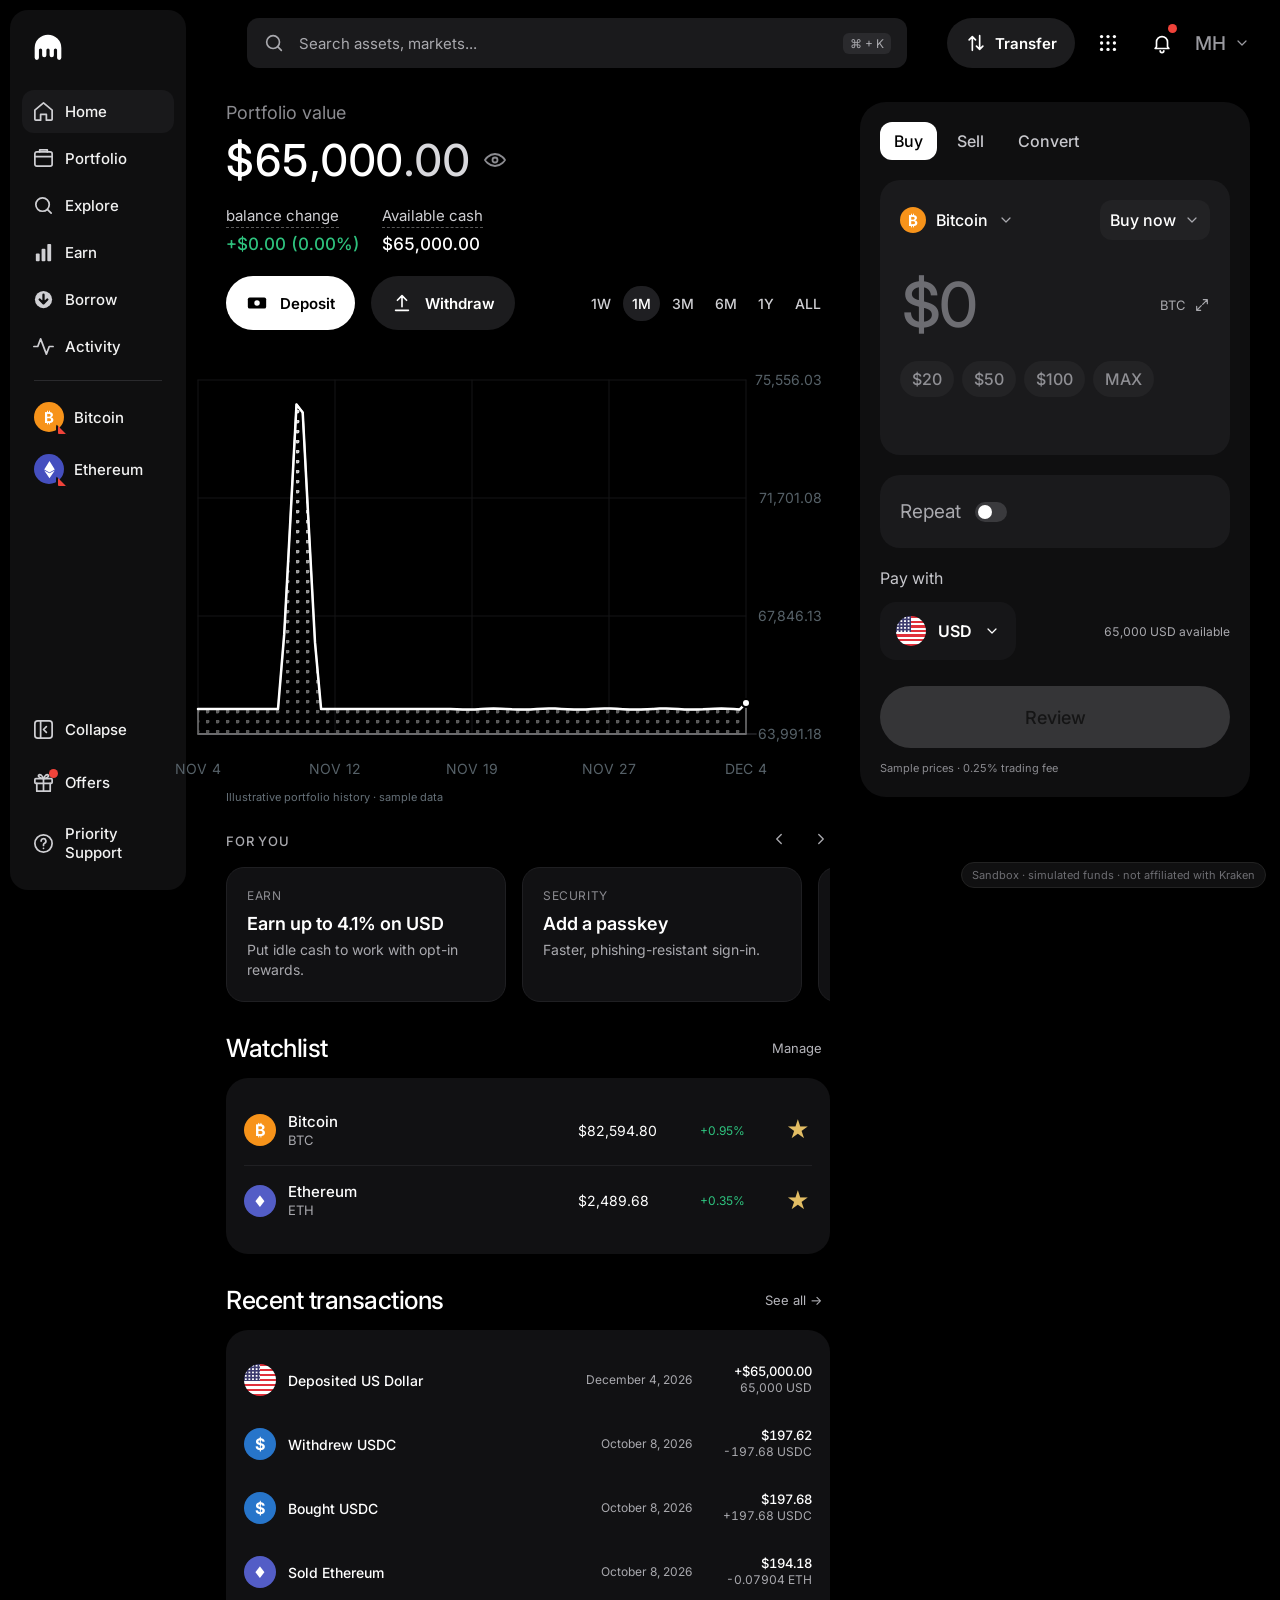
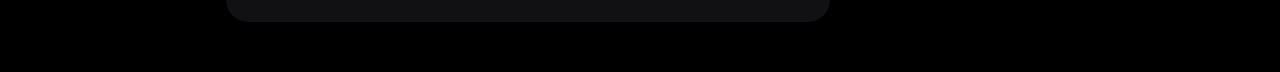
<file: index.html>
<!doctype html>
<html lang="en">
<head>
  <meta charset="utf-8" />
  <meta name="viewport" content="width=device-width, initial-scale=1" />
  <meta name="robots" content="noindex, nofollow" />
  <title>Kraken — Interactive Sandbox</title>
  <link rel="icon" type="image/svg+xml" href="favicon.svg" />
  <link rel="preconnect" href="https://fonts.googleapis.com" />
  <link rel="preconnect" href="https://fonts.gstatic.com" crossorigin />
  <link href="https://fonts.googleapis.com/css2?family=IBM+Plex+Mono:wght@400;500&family=Inter:wght@400;500;600;700&display=swap" rel="stylesheet" />
  <link rel="stylesheet" href="styles.css?v=3-history1" />
</head>
<body>
  <div class="app">
    <!-- Sidebar -->
    <aside class="sidebar">
      <div class="logo" aria-label="Kraken">
        <svg viewBox="0 0 24 24" width="30" height="30"><path fill="currentColor" d="M2 12A10 10 0 0 1 22 12V19.4a1.6 1.6 0 0 1-3.2 0V13.5a1.2 1.2 0 0 0-2.4 0V17.4a1.6 1.6 0 0 1-3.2 0V13.5a1.2 1.2 0 0 0-2.4 0V17.4a1.6 1.6 0 0 1-3.2 0V13.5a1.2 1.2 0 0 0-2.4 0V19.4a1.6 1.6 0 0 1-3.2 0Z"/></svg>
      </div>
      <nav class="nav">
        <a class="nav-item active" href="#"><svg viewBox="0 0 24 24"><path d="M3 10.5 12 3l9 7.5V20a1 1 0 0 1-1 1h-5v-6h-6v6H4a1 1 0 0 1-1-1z"/></svg><span>Home</span></a>
        <a class="nav-item" href="#"><svg viewBox="0 0 24 24"><rect x="3" y="5" width="18" height="15" rx="2"/><path d="M3 10h18M8 5V3h8v2"/></svg><span>Portfolio</span></a>
        <a class="nav-item" href="#"><svg viewBox="0 0 24 24"><circle cx="11" cy="11" r="7"/><path d="m20 20-4-4"/></svg><span>Explore</span></a>
        <a class="nav-item" href="#"><svg viewBox="0 0 24 24" class="filled"><rect x="4" y="13" width="4" height="8" rx="1"/><rect x="10" y="8" width="4" height="13" rx="1"/><rect x="16" y="3" width="4" height="18" rx="1"/></svg><span>Earn</span></a>
        <a class="nav-item" href="#"><svg viewBox="0 0 24 24"><circle cx="12" cy="12" r="9" class="fill-soft"/><path d="M12 7v9m-4-4 4 4 4-4"/></svg><span>Borrow</span></a>
        <a class="nav-item" href="#"><svg viewBox="0 0 24 24"><path d="M2 12h4l3-8 6 16 3-8h4"/></svg><span>Activity</span></a>
        <div class="nav-divider"></div>
        <a class="nav-item small" href="#"><span class="coin btc sm">₿<i class="down"></i></span><span>Bitcoin</span></a>
        <a class="nav-item small" href="#"><span class="coin eth sm"><svg viewBox="0 0 24 24"><path d="M12 3 6.5 12 12 15l5.5-3zM6.5 13 12 21l5.5-8L12 16z" fill="#fff" stroke="none"/></svg><i class="down"></i></span><span>Ethereum</span></a>
      </nav>
      <div class="nav bottom">
        <a class="nav-item" href="#"><svg viewBox="0 0 24 24"><rect x="3" y="3" width="18" height="18" rx="3"/><path d="M9 3v18M15 9l-3 3 3 3"/></svg><span>Collapse</span></a>
        <a class="nav-item" href="#"><span class="icon-dot"><svg viewBox="0 0 24 24"><rect x="3" y="8" width="18" height="5" rx="1"/><path d="M5 13v8h14v-8M12 8v13M12 8S10 3 7.5 4 9 8 12 8Zm0 0s2-5 4.5-4S15 8 12 8Z"/></svg><i></i></span><span>Offers</span></a>
        <a class="nav-item" href="#"><svg viewBox="0 0 24 24"><circle cx="12" cy="12" r="9"/><path d="M9.5 9.5a2.5 2.5 0 1 1 3.5 2.3c-.6.3-1 .9-1 1.6v.6M12 17h.01"/></svg><span>Priority Support</span></a>
      </div>
    </aside>

    <!-- Main -->
    <div class="main">
      <header class="topbar">
        <div class="search">
          <svg viewBox="0 0 24 24"><circle cx="11" cy="11" r="7"/><path d="m20 20-4-4"/></svg>
          <input id="globalSearch" type="search" aria-label="Search assets and markets" placeholder="Search assets, markets..." autocomplete="off" />
          <kbd>⌘ + K</kbd>
        </div>
        <div class="top-actions">
          <button class="pill-btn"><svg viewBox="0 0 24 24"><path d="M8 20V5m0 0L4.5 8.5M8 5l3.5 3.5M16 4v15m0 0-3.5-3.5M16 19l3.5-3.5"/></svg>Transfer</button>
          <button class="icon-btn" aria-label="Apps"><svg viewBox="0 0 24 24" class="filled"><circle cx="5" cy="5" r="1.8"/><circle cx="12" cy="5" r="1.8"/><circle cx="19" cy="5" r="1.8"/><circle cx="5" cy="12" r="1.8"/><circle cx="12" cy="12" r="1.8"/><circle cx="19" cy="12" r="1.8"/><circle cx="5" cy="19" r="1.8"/><circle cx="12" cy="19" r="1.8"/><circle cx="19" cy="19" r="1.8"/></svg></button>
          <button class="icon-btn notif" aria-label="Notifications"><svg viewBox="0 0 24 24"><path d="M6 16V11a6 6 0 0 1 12 0v5l1.5 2h-15zM10 20.5a2 2 0 0 0 4 0"/></svg><i></i></button>
          <button class="avatar" aria-label="Account settings">MH <svg viewBox="0 0 24 24"><path d="m6 9 6 6 6-6"/></svg></button>
        </div>
      </header>

      <div class="content">
        <section class="left">
          <div id="homeView">
          <div class="pv-label">Portfolio value</div>
          <div class="pv-value" id="pvValue"></div>
          <div class="pv-stats">
            <div>
              <div class="stat-label" id="changeLabel">Balance Change 1M</div>
              <div class="stat-value up" id="changeValue"></div>
            </div>
            <div>
              <div class="stat-label">Available cash</div>
              <div class="stat-value" id="cashValue"></div>
            </div>
          </div>

          <div class="actions-row">
            <div class="btn-group">
              <button class="btn btn-light" id="depositBtn"><svg viewBox="0 0 24 24"><rect x="2" y="6" width="20" height="12" rx="2" fill="currentColor" stroke="none"/><circle cx="12" cy="12" r="3" fill="#fff" stroke="none"/></svg>Deposit</button>
              <button class="btn btn-dark" id="withdrawBtn"><svg viewBox="0 0 24 24"><path d="M12 16V4m0 0L7 9m5-5 5 5M5 20h14"/></svg>Withdraw</button>
            </div>
            <div class="ranges" id="ranges">
              <button data-r="1W">1W</button>
              <button data-r="1M" class="active">1M</button>
              <button data-r="3M">3M</button>
              <button data-r="6M">6M</button>
              <button data-r="1Y">1Y</button>
              <button data-r="ALL">ALL</button>
            </div>
          </div>

          <div class="chart-wrap" id="chartWrap">
            <svg id="chart" preserveAspectRatio="none"></svg>
            <div class="chart-tip" id="chartTip"></div>
          </div>

          <p class="chart-caption">Illustrative portfolio history · sample data</p>
          <div class="for-you">
            <div class="for-you-head">
              <span>FOR YOU</span>
              <div class="arrows">
                <button aria-label="Previous" id="fyPrev"><svg viewBox="0 0 24 24"><path d="m15 6-6 6 6 6"/></svg></button>
                <button aria-label="Next" id="fyNext"><svg viewBox="0 0 24 24"><path d="m9 6 6 6-6 6"/></svg></button>
              </div>
            </div>
            <div class="cards" id="fyCards">
              <div class="fy-card"><div class="fy-tag">Earn</div><div class="fy-title">Earn up to 4.1% on USD</div><div class="fy-sub">Put idle cash to work with opt-in rewards.</div></div>
              <div class="fy-card"><div class="fy-tag">Security</div><div class="fy-title">Add a passkey</div><div class="fy-sub">Faster, phishing-resistant sign-in.</div></div>
              <div class="fy-card"><div class="fy-tag">New</div><div class="fy-title">Wire to anyone</div><div class="fy-sub">Send USD to any bank account in 2 business days.</div></div>
              <div class="fy-card"><div class="fy-tag">Recurring</div><div class="fy-title">Set up recurring buys</div><div class="fy-sub">Dollar-cost average into BTC automatically.</div></div>
            </div>
          </div>
          </div>
          <div id="pageView" hidden></div>
        </section>

        <!-- Trade panel -->
        <aside class="trade">
          <div class="trade-tabs" id="tradeTabs">
            <button class="active">Buy</button><button>Sell</button><button>Convert</button>
          </div>
          <div class="trade-box">
            <div class="trade-row">
              <button class="asset-select"><span class="coin btc xs">₿</span>Bitcoin<svg viewBox="0 0 24 24"><path d="m6 9 6 6 6-6"/></svg></button>
              <button class="ghost-select" id="orderType">Buy now<svg viewBox="0 0 24 24"><path d="m6 9 6 6 6-6"/></svg></button>
            </div>
            <div class="trade-amount">
              <input id="tradeAmt" aria-label="Trade amount" inputmode="decimal" value="$0" autocomplete="off" />
              <button class="unit" id="unitToggle" aria-label="Switch trade amount unit">BTC <svg viewBox="0 0 24 24"><path d="M14 4h6v6M20 4l-7 7M10 20H4v-6M4 20l7-7"/></svg></button>
            </div>
            <div class="presets" id="presets">
              <button data-v="20">$20</button><button data-v="50">$50</button><button data-v="100">$100</button><button data-v="max">MAX</button>
            </div>
          </div>
          <div class="trade-box repeat">
            <span>Repeat</span>
            <button class="toggle" aria-label="Repeat trade" id="repeatToggle" aria-pressed="false"><i></i></button>
          </div>
          <div id="orderFields" hidden></div>
          <div class="pay-label" id="payLabel">Pay with</div>
          <div class="pay-row">
            <button class="currency"><span class="flag"></span>USD<svg viewBox="0 0 24 24"><path d="m6 9 6 6 6-6"/></svg></button>
            <span class="avail" id="payAvail"></span>
          </div>
          <button class="review-btn" id="reviewBtn" disabled>Review</button>
        </aside>
      </div>
    </div>
  </div>

  <!-- Withdraw modal -->
  <div class="overlay" id="overlay" hidden>
    <div class="modal" id="modal" role="dialog" aria-modal="true" aria-labelledby="modalTitle">
      <div class="modal-head">
        <button class="back" id="modalBack" aria-label="Back"><svg viewBox="0 0 24 24"><path d="m15 6-6 6 6 6"/></svg></button>
        <h2 id="modalTitle">Withdraw</h2>
        <button class="close" id="modalClose" aria-label="Close"><svg viewBox="0 0 24 24"><path d="M6 6l12 12M18 6 6 18"/></svg></button>
      </div>
      <div class="modal-body" id="modalBody"></div>
    </div>
  </div>

  <div class="toast" id="toast" role="status" aria-live="polite"></div>
  <div class="concept-badge">Sandbox · simulated funds · not affiliated with Kraken</div>

  <script src="engine.js?v=3-history1"></script>
  <script src="app.js?v=3-history1"></script>
</body>
</html>
</file>
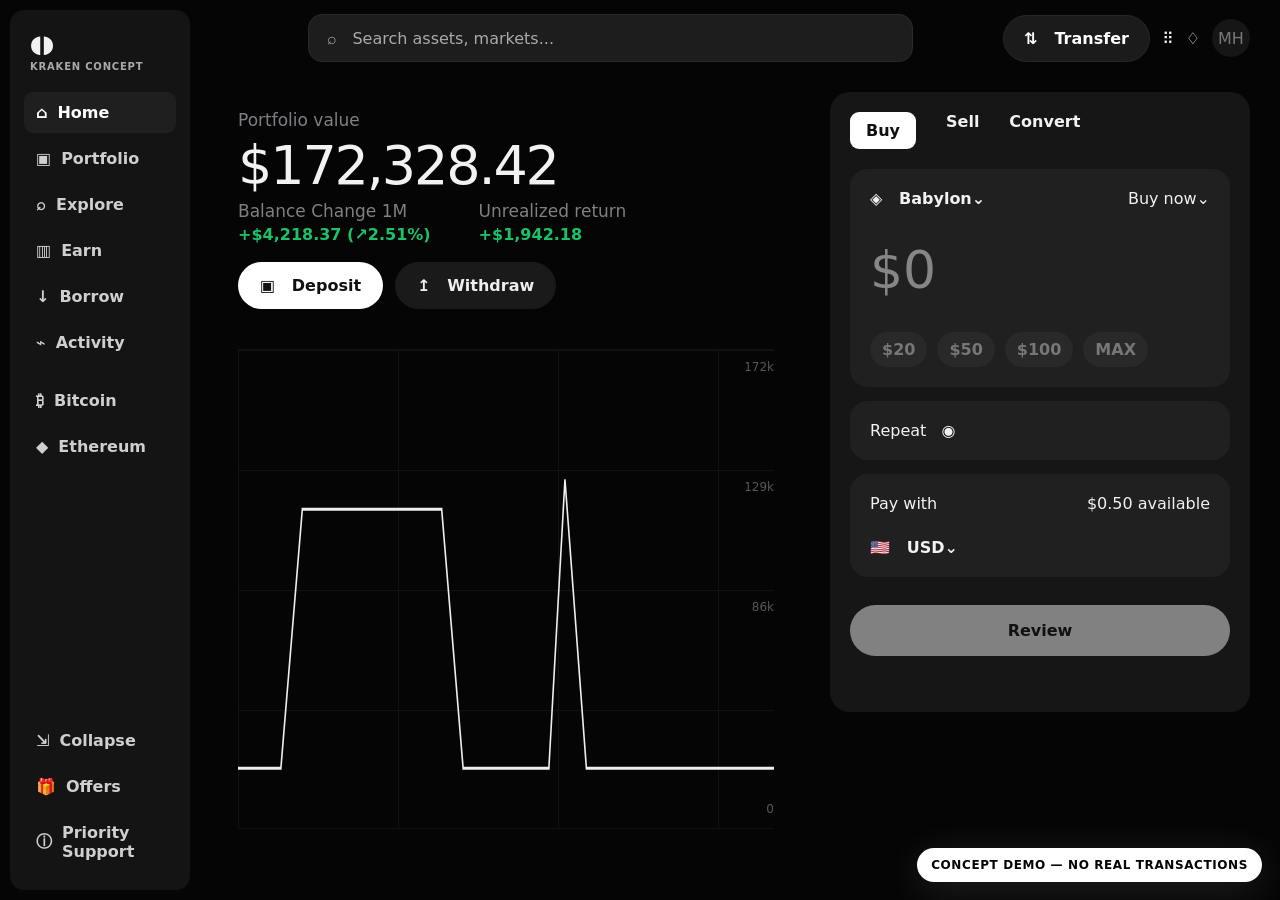
<file: kraken-wire-concept/index.html>
<!doctype html>
<html lang="en">
<head>
  <meta charset="UTF-8" />
  <meta name="viewport" content="width=device-width, initial-scale=1.0" />
  <title>Kraken Wire Withdrawal Concept</title>
  <style>
    :root{--bg:#050505;--panel:#181818;--panel2:#202020;--panel3:#111;--muted:#8f8f95;--text:#f2f2f2;--line:#2a2a2a;--green:#19c36a;--red:#ff5260;--white:#fff}
    *{box-sizing:border-box} body{margin:0;background:var(--bg);color:var(--text);font-family:Inter,ui-sans-serif,system-ui,-apple-system,BlinkMacSystemFont,"Segoe UI",sans-serif;overflow-x:hidden}
    button,input{font:inherit}.app{display:grid;grid-template-columns:190px 1fr;min-height:100vh}.sidebar{position:fixed;left:10px;top:10px;bottom:10px;width:180px;background:#141414;border-radius:14px;padding:18px 14px;display:flex;flex-direction:column;z-index:10}.brand{font-weight:900;font-size:24px;letter-spacing:-1px;margin:2px 6px 20px}.brand small{font-size:10px;font-weight:700;letter-spacing:.08em;color:#aaa;display:block;margin-top:3px}.nav{display:flex;flex-direction:column;gap:5px}.nav a{color:#cfcfcf;text-decoration:none;padding:11px 12px;border-radius:9px;font-weight:600;display:flex;gap:10px;align-items:center}.nav a:hover,.nav a.active{background:#1f1f1f;color:#fff}.nav-bottom{margin-top:auto}.content{grid-column:2;padding:14px 30px 30px 28px}.topbar{display:flex;align-items:center;justify-content:space-between;gap:20px}.search{margin:auto;max-width:605px;flex:1;background:#1d1d1d;border:1px solid #2a2a2a;height:48px;border-radius:14px;padding:0 18px;color:#aaa;display:flex;align-items:center}.top-actions{display:flex;gap:12px;align-items:center}.pill{background:#1b1b1b;border:1px solid #272727;color:#fff;padding:13px 20px;border-radius:999px;font-weight:700}.avatar{width:38px;height:38px;border-radius:50%;background:#161616;display:grid;place-items:center;color:#777}.demo-badge{position:fixed;right:18px;bottom:18px;z-index:60;background:#fff;color:#050505;border-radius:999px;padding:10px 14px;font-size:12px;font-weight:900;letter-spacing:.05em;box-shadow:0 8px 40px rgba(255,255,255,.12)}
    .main{display:grid;grid-template-columns:minmax(0,1fr) 420px;gap:36px;margin-top:30px}.portfolio{padding:18px 20px 0}.label{color:#7f7f85;font-size:17px}.value{font-size:54px;letter-spacing:-.04em;margin:4px 0 4px}.stats{display:flex;gap:48px;color:#ddd}.stats b{display:block;margin-top:4px}.green{color:var(--green)}.red{color:var(--red)}.actions{display:flex;gap:12px;margin-top:18px}.btn{border:none;border-radius:999px;padding:14px 22px;font-weight:800;cursor:pointer}.btn.primary{background:#fff;color:#111}.btn.secondary{background:#1a1a1a;color:#eee}.chart{height:480px;margin-top:40px;position:relative;border-top:1px solid #111;border-bottom:1px solid #111;background-image:linear-gradient(#111 1px,transparent 1px),linear-gradient(90deg,#111 1px,transparent 1px);background-size:100% 120px,160px 100%}.chart svg{position:absolute;inset:0;width:100%;height:100%}.axis{position:absolute;right:0;color:#56565d;font-size:12px}.axis.a1{top:10px}.axis.a2{top:130px}.axis.a3{top:250px}.axis.a4{bottom:12px}.trade-card{background:#161616;border-radius:20px;padding:20px;height:620px}.tabs{display:flex;gap:30px;font-weight:700;margin-bottom:20px}.tabs .active{background:#fff;color:#111;border-radius:9px;padding:9px 16px}.asset-box,.repeat-box{background:#202020;border-radius:18px;padding:20px;margin-top:14px}.asset-row{display:flex;justify-content:space-between;align-items:center}.big-amount{font-size:52px;color:#868686;margin:32px 0}.chips{display:flex;gap:10px}.chip{background:#292929;color:#777;padding:8px 12px;border-radius:999px;font-weight:700}.review{width:100%;padding:16px;border:0;border-radius:999px;margin-top:28px;background:#818181;color:#111;font-weight:800}
    .overlay{position:fixed;inset:0;background:rgba(0,0,0,.66);backdrop-filter:blur(1px);display:none;align-items:center;justify-content:center;z-index:50}.overlay.show{display:flex}.modal{width:min(590px,92vw);max-height:82vh;overflow:auto;background:#202020;border:1px solid #2f2f2f;border-radius:20px;box-shadow:0 24px 80px rgba(0,0,0,.5);padding:22px}.modal-head{display:flex;align-items:center;justify-content:space-between;margin-bottom:20px}.modal-head h2{margin:0;font-size:24px;letter-spacing:-.03em}.close,.back{background:none;border:0;color:#fff;font-size:24px;cursor:pointer}.searchbox{background:#151515;border:1px solid #252525;border-radius:12px;padding:16px;color:#8b8b8b;margin-bottom:20px}.section-title{display:flex;justify-content:space-between;color:#a9a9ae;margin:18px 0 8px}.choice{display:flex;justify-content:space-between;align-items:center;padding:18px;border-radius:14px;background:#252525;border:1px solid #353535;margin:8px 0;cursor:pointer}.choice:hover{background:#2a2a2a}.choice strong{font-size:18px}.choice small{display:block;color:#9b9ba1;margin-top:4px}.coin{width:42px;height:42px;border-radius:50%;background:#ededed;color:#111;display:grid;place-items:center;font-weight:900}.row{display:flex;gap:14px;align-items:center}.fields{display:flex;flex-direction:column;gap:13px}.field{background:#151515;border:1px solid #252525;border-radius:12px;padding:14px 14px;color:#fff;width:100%;outline:none}.field:focus{border-color:#555}.secure{background:#fff;color:#111;border-radius:12px;padding:14px;margin-top:12px;font-size:14px}.continue{width:100%;border:0;border-radius:999px;padding:15px;margin-top:18px;font-weight:900;background:#fff;color:#111;cursor:pointer}.continue:disabled{background:#858585;color:#222;cursor:not-allowed}.subtle{color:#999;font-size:13px}.success{text-align:center;padding:26px 12px 18px}.check{width:96px;height:96px;border-radius:50%;background:var(--green);display:grid;place-items:center;margin:12px auto 22px;font-size:54px;color:white;font-weight:900}.success h2{font-size:28px;margin:8px 0}.success p{color:#b2b2b8;font-size:16px;line-height:1.5}.summary{background:#171717;border:1px solid #2b2b2b;border-radius:14px;padding:16px;margin-top:18px;text-align:left}.summary div{display:flex;justify-content:space-between;padding:7px 0}.concept-note{margin-top:20px;padding:12px 14px;border:1px solid #3a3a3a;border-radius:12px;color:#a6a6ad;font-size:12px;line-height:1.45}
    @media(max-width:1000px){.main{grid-template-columns:1fr}.trade-card{display:none}}@media(max-width:760px){.app{grid-template-columns:1fr}.sidebar{display:none}.content{grid-column:1;padding:12px}.value{font-size:42px}.main{margin-top:15px}.chart{height:360px}.top-actions{display:none}}
  </style>
</head>
<body>
<div class="app">
  <aside class="sidebar">
    <div class="brand">◖◗<small>KRAKEN CONCEPT</small></div>
    <div class="nav">
      <a class="active">⌂ <span>Home</span></a><a>▣ <span>Portfolio</span></a><a>⌕ <span>Explore</span></a><a>▥ <span>Earn</span></a><a>↓ <span>Borrow</span></a><a>⌁ <span>Activity</span></a>
      <a style="margin-top:12px">₿ <span>Bitcoin</span></a><a>◆ <span>Ethereum</span></a>
    </div>
    <div class="nav nav-bottom"><a>⇲ <span>Collapse</span></a><a>🎁 <span>Offers</span></a><a>ⓘ <span>Priority Support</span></a></div>
  </aside>
  <main class="content">
    <div class="topbar">
      <div></div><div class="search">⌕ &nbsp; Search assets, markets...</div><div class="top-actions"><button class="pill">⇅ &nbsp; Transfer</button><div>⠿</div><div>♢</div><div class="avatar">MH</div></div>
    </div>
    <div class="main">
      <section class="portfolio">
        <div class="label">Portfolio value</div><div class="value">$172,328.42</div>
        <div class="stats"><div><span class="label">Balance Change 1M</span><b class="green">+$4,218.37 (↗2.51%)</b></div><div><span class="label">Unrealized return</span><b class="green">+$1,942.18</b></div></div>
        <div class="actions"><button class="btn primary">▣ &nbsp; Deposit</button><button class="btn secondary" id="withdrawBtn">↥ &nbsp; Withdraw</button></div>
        <div class="chart">
          <svg viewBox="0 0 1000 480" preserveAspectRatio="none" aria-hidden="true"><polyline points="0,420 80,420 120,160 380,160 420,420 580,420 610,130 650,420 1000,420" fill="none" stroke="#eee" stroke-width="3"/></svg>
          <span class="axis a1">172k</span><span class="axis a2">129k</span><span class="axis a3">86k</span><span class="axis a4">0</span>
        </div>
      </section>
      <aside class="trade-card"><div class="tabs"><span class="active">Buy</span><span>Sell</span><span>Convert</span></div><div class="asset-box"><div class="asset-row"><b>◈ &nbsp; Babylon⌄</b><span>Buy now⌄</span></div><div class="big-amount">$0</div><div class="chips"><span class="chip">$20</span><span class="chip">$50</span><span class="chip">$100</span><span class="chip">MAX</span></div></div><div class="repeat-box">Repeat &nbsp; ◉</div><div class="asset-box"><div class="asset-row"><span>Pay with</span><span>$0.50 available</span></div><div style="margin-top:25px;font-weight:800">🇺🇸 &nbsp; USD⌄</div></div><button class="review">Review</button></aside>
    </div>
  </main>
</div>
<div class="demo-badge">CONCEPT DEMO — NO REAL TRANSACTIONS</div>
<div class="overlay" id="overlay"><div class="modal" id="modal"></div></div>
<script>
(() => {
  const overlay = document.getElementById('overlay');
  const modal = document.getElementById('modal');
  const withdrawBtn = document.getElementById('withdrawBtn');
  const balance = 172328.42;
  const state = {
    step: 'asset',
    recipient: { name:'', bank:'', account:'', routing:'', nickname:'' },
    amount: ''
  };

  const money = n => new Intl.NumberFormat('en-US', {style:'currency', currency:'USD'}).format(n);
  const esc = s => String(s ?? '').replace(/[&<>"']/g, c => ({'&':'&amp;','<':'&lt;','>':'&gt;','"':'&quot;',"'":'&#39;'}[c]));

  function openFlow(){ state.step='asset'; render(); bindCurrentActions(); overlay.classList.add('show'); }
  function closeFlow(){ overlay.classList.remove('show'); }
  function go(step){ state.step=step; render(); bindCurrentActions(); }

  function head(title, backStep=''){
    return `<div class="modal-head"><div class="row">${backStep ? `<button class="back" data-action="back" data-step="${backStep}" aria-label="Back">‹</button>` : ''}<h2>${title}</h2></div><button class="close" data-action="close" aria-label="Close">×</button></div>`;
  }

  function render(){
    const r = state.recipient;
    if(state.step==='asset'){
      modal.innerHTML = head('Withdraw') + `
        <div class="searchbox">⌕ &nbsp; Search</div>
        <div class="section-title"><b>Cash</b><b>Available Balance</b></div>
        <div class="choice" data-action="next" data-step="speed">
          <div class="row"><div class="coin">$</div><div><strong>US Dollar</strong><small>USD</small></div></div>
          <strong>${money(balance)}</strong>
        </div>
        <div class="concept-note">Interactive prototype only. This demo does not connect to Kraken, a bank, or any payment network.</div>`;
      return;
    }
    if(state.step==='speed'){
      modal.innerHTML = head('Select withdrawal speed','asset') + `
        <div class="choice" data-action="next" data-step="method"><div><strong>▣ &nbsp; Up to 3 business days</strong><small>Estimated arrival within 3 business days</small></div><div>›</div></div>
        <div class="concept-note">Instant withdrawal is intentionally omitted in this product concept.</div>`;
      return;
    }
    if(state.step==='method'){
      modal.innerHTML = head('Select a withdrawal method','speed') + `
        <div class="choice" data-action="next" data-step="bank"><div><strong>▣ &nbsp; Wire</strong><small>Bank wire • prototype route</small></div><div>›</div></div>
        <div class="concept-note">Only Wire is shown in this concept. No real transfer can be initiated.</div>`;
      return;
    }
    if(state.step==='bank'){
      modal.innerHTML = head('Enter recipient bank details','method') + `
        <form id="bankForm" onsubmit="return window.KrakenDemo.submitBank(event)">
          <div class="fields">
            <input class="field" id="recipientName" autocomplete="off" placeholder="Recipient name" value="${esc(r.name)}" required>
            <input class="field" id="bankName" autocomplete="off" placeholder="Bank name" value="${esc(r.bank)}" required>
            <input class="field" id="accountNumber" autocomplete="off" inputmode="numeric" placeholder="Account number" value="${esc(r.account)}" required>
            <input class="field" id="routingNumber" autocomplete="off" inputmode="numeric" placeholder="Routing number" value="${esc(r.routing)}" required>
            <input class="field" id="accountNickname" autocomplete="off" placeholder="Account nickname" value="${esc(r.nickname)}" required>
          </div>
          <div class="secure"><b>🔒 Demo data stays on this page</b><br><span class="subtle">Nothing is sent, stored, or logged by this prototype.</span></div>
          <button class="continue" type="submit">Continue</button>
        </form>`;
      return;
    }
    if(state.step==='amount'){
      modal.innerHTML = head('How much do you want to withdraw?','bank') + `
        <div class="label">Available balance</div>
        <div style="font-size:34px;font-weight:850;margin:6px 0 22px">${money(balance)}</div>
        <form id="amountForm" onsubmit="return window.KrakenDemo.submitAmount(event)">
          <div class="row"><input class="field" id="amountInput" inputmode="decimal" placeholder="$0.00" value="${esc(state.amount)}" required><button class="btn secondary" type="button" style="white-space:nowrap" onclick="window.KrakenDemo.withdrawAll();return false;">Withdraw all</button></div>
          <div class="summary"><div><span>Recipient</span><b>${esc(r.name)}</b></div><div><span>Bank</span><b>${esc(r.bank)}</b></div><div><span>Method</span><b>Wire</b></div></div>
          <button class="continue" type="submit">Continue</button>
        </form>`;
      return;
    }
    if(state.step==='review'){
      const amount = Number(state.amount);
      modal.innerHTML = head('Review withdrawal','amount') + `
        <div style="font-size:38px;font-weight:900;margin:4px 0 20px">${money(amount)}</div>
        <div class="summary">
          <div><span>Recipient</span><b>${esc(r.name)}</b></div>
          <div><span>Bank</span><b>${esc(r.bank)}</b></div>
          <div><span>Account</span><b>•••• ${esc(r.account.slice(-4) || r.account)}</b></div>
          <div><span>Routing</span><b>•••• ${esc(r.routing.slice(-4) || r.routing)}</b></div>
          <div><span>Nickname</span><b>${esc(r.nickname)}</b></div>
          <div><span>Speed</span><b>Up to 3 business days</b></div>
        </div>
        <div class="concept-note">This final button only advances the prototype. It cannot move money.</div>
        <button class="continue" type="button" data-action="confirm" onclick="window.KrakenDemo.go('success');return false;">Confirm withdrawal</button>`;
      return;
    }
    if(state.step==='success'){
      const amount = Number(state.amount);
      modal.innerHTML = head('Withdrawal scheduled') + `
        <div class="success">
          <div class="check">✓</div>
          <h2>${money(amount)} scheduled</h2>
          <p>Your concept wire withdrawal to <b>${esc(r.name)}</b> is shown as scheduled to be deposited within <b>3 business days</b>.</p>
          <div class="summary"><div><span>Bank</span><b>${esc(r.bank)}</b></div><div><span>Account nickname</span><b>${esc(r.nickname)}</b></div><div><span>Status</span><b class="green">Demo complete</b></div></div>
          <div class="concept-note">CONCEPT DEMO — NO REAL TRANSACTION OCCURRED. This page is for product visualization only.</div>
          <button class="continue" type="button" data-action="done" onclick="window.KrakenDemo.reset();return false;">Done</button>
        </div>`;
    }
  }

  function saveBank(){
    const fields = ['recipientName','bankName','accountNumber','routingNumber','accountNickname'].map(id => document.getElementById(id));
    if(fields.some(el => !el || !el.value.trim())){ alert('Fill in each demo field to continue.'); return; }
    state.recipient = { name:fields[0].value.trim(), bank:fields[1].value.trim(), account:fields[2].value.trim(), routing:fields[3].value.trim(), nickname:fields[4].value.trim() };
    go('amount');
  }

  function saveAmount(){
    const input=document.getElementById('amountInput');
    const raw=(input?.value || '').replace(/[$,\s]/g,'');
    const amount=Number(raw);
    if(!Number.isFinite(amount) || amount<=0 || amount>balance){ alert(`Enter an amount between $0.01 and ${money(balance)}.`); return; }
    state.amount=amount.toFixed(2);
    go('review');
  }

  function bindCurrentActions(){
    modal.querySelectorAll('[data-action]').forEach(el => {
      el.onclick = e => {
        e.preventDefault();
        e.stopPropagation();
        const action=el.dataset.action;
        if(action==='close'){ closeFlow(); return; }
        if(action==='back'){ go(el.dataset.step); return; }
        if(action==='next'){ go(el.dataset.step); return; }
        if(action==='save-bank'){ saveBank(); return; }
        if(action==='all'){
          const input=document.getElementById('amountInput');
          if(input){ input.value=balance.toFixed(2); state.amount=balance.toFixed(2); }
          return;
        }
        if(action==='review'){ saveAmount(); return; }
        if(action==='confirm'){ go('success'); return; }
        if(action==='done'){
          closeFlow();
          state.step='asset'; state.amount=''; state.recipient={name:'',bank:'',account:'',routing:'',nickname:''};
          return;
        }
      };
    });
  }

  window.KrakenDemo = {
    saveBank,
    saveAmount,
    go,
    submitBank(e){
      if(e){ e.preventDefault(); e.stopPropagation(); }
      saveBank();
      return false;
    },
    submitAmount(e){
      if(e){ e.preventDefault(); e.stopPropagation(); }
      saveAmount();
      return false;
    },
    withdrawAll(){
      const input=document.getElementById('amountInput');
      if(input){ input.value=balance.toFixed(2); state.amount=balance.toFixed(2); }
    },
    reset(){
      closeFlow();
      state.step='asset';
      state.amount='';
      state.recipient={name:'',bank:'',account:'',routing:'',nickname:''};
    }
  };

  withdrawBtn.addEventListener('click', openFlow);
  overlay.addEventListener('click', e => { if(e.target===overlay) closeFlow(); });

  modal.addEventListener('keydown', e => {
    if(e.key!=='Enter') return;
    if(state.step==='bank'){ e.preventDefault(); saveBank(); }
    else if(state.step==='amount'){ e.preventDefault(); saveAmount(); }
  });
})();
</script>
</body>
</html>
</file>
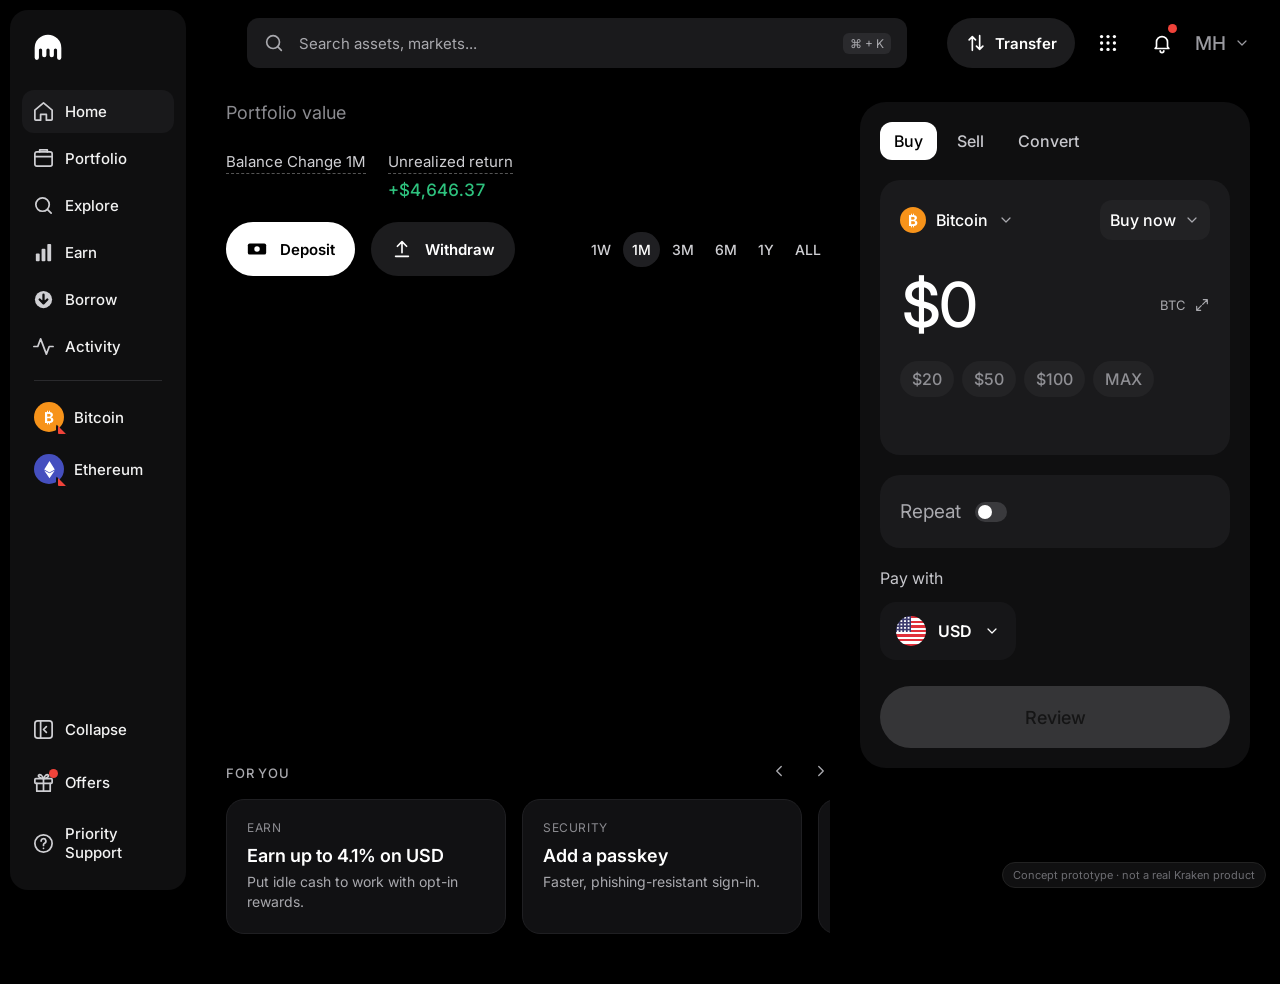
<file: index(3).html>
<!doctype html>
<html lang="en">
<head>
  <meta charset="utf-8" />
  <meta name="viewport" content="width=device-width, initial-scale=1" />
  <meta name="robots" content="noindex, nofollow" />
  <title>Kraken — Wire Withdraw Concept</title>
  <link rel="preconnect" href="https://fonts.googleapis.com" />
  <link rel="preconnect" href="https://fonts.gstatic.com" crossorigin />
  <link href="https://fonts.googleapis.com/css2?family=IBM+Plex+Mono:wght@400;500&family=Inter:wght@400;500;600;700&display=swap" rel="stylesheet" />
  <link rel="stylesheet" href="styles.css" />
</head>
<body>
  <div class="app">
    <!-- Sidebar -->
    <aside class="sidebar">
      <div class="logo" aria-label="Kraken">
        <svg viewBox="0 0 24 24" width="30" height="30"><path fill="currentColor" d="M2 12A10 10 0 0 1 22 12V19.4a1.6 1.6 0 0 1-3.2 0V13.5a1.2 1.2 0 0 0-2.4 0V17.4a1.6 1.6 0 0 1-3.2 0V13.5a1.2 1.2 0 0 0-2.4 0V17.4a1.6 1.6 0 0 1-3.2 0V13.5a1.2 1.2 0 0 0-2.4 0V19.4a1.6 1.6 0 0 1-3.2 0Z"/></svg>
      </div>
      <nav class="nav">
        <a class="nav-item active" href="#"><svg viewBox="0 0 24 24"><path d="M3 10.5 12 3l9 7.5V20a1 1 0 0 1-1 1h-5v-6h-6v6H4a1 1 0 0 1-1-1z"/></svg><span>Home</span></a>
        <a class="nav-item" href="#"><svg viewBox="0 0 24 24"><rect x="3" y="5" width="18" height="15" rx="2"/><path d="M3 10h18M8 5V3h8v2"/></svg><span>Portfolio</span></a>
        <a class="nav-item" href="#"><svg viewBox="0 0 24 24"><circle cx="11" cy="11" r="7"/><path d="m20 20-4-4"/></svg><span>Explore</span></a>
        <a class="nav-item" href="#"><svg viewBox="0 0 24 24" class="filled"><rect x="4" y="13" width="4" height="8" rx="1"/><rect x="10" y="8" width="4" height="13" rx="1"/><rect x="16" y="3" width="4" height="18" rx="1"/></svg><span>Earn</span></a>
        <a class="nav-item" href="#"><svg viewBox="0 0 24 24"><circle cx="12" cy="12" r="9" class="fill-soft"/><path d="M12 7v9m-4-4 4 4 4-4"/></svg><span>Borrow</span></a>
        <a class="nav-item" href="#"><svg viewBox="0 0 24 24"><path d="M2 12h4l3-8 6 16 3-8h4"/></svg><span>Activity</span></a>
        <div class="nav-divider"></div>
        <a class="nav-item small" href="#"><span class="coin btc sm">₿<i class="down"></i></span><span>Bitcoin</span></a>
        <a class="nav-item small" href="#"><span class="coin eth sm"><svg viewBox="0 0 24 24"><path d="M12 3 6.5 12 12 15l5.5-3zM6.5 13 12 21l5.5-8L12 16z" fill="#fff" stroke="none"/></svg><i class="down"></i></span><span>Ethereum</span></a>
      </nav>
      <div class="nav bottom">
        <a class="nav-item" href="#"><svg viewBox="0 0 24 24"><rect x="3" y="3" width="18" height="18" rx="3"/><path d="M9 3v18M15 9l-3 3 3 3"/></svg><span>Collapse</span></a>
        <a class="nav-item" href="#"><span class="icon-dot"><svg viewBox="0 0 24 24"><rect x="3" y="8" width="18" height="5" rx="1"/><path d="M5 13v8h14v-8M12 8v13M12 8S10 3 7.5 4 9 8 12 8Zm0 0s2-5 4.5-4S15 8 12 8Z"/></svg><i></i></span><span>Offers</span></a>
        <a class="nav-item" href="#"><svg viewBox="0 0 24 24"><circle cx="12" cy="12" r="9"/><path d="M9.5 9.5a2.5 2.5 0 1 1 3.5 2.3c-.6.3-1 .9-1 1.6v.6M12 17h.01"/></svg><span>Priority Support</span></a>
      </div>
    </aside>

    <!-- Main -->
    <div class="main">
      <header class="topbar">
        <div class="search">
          <svg viewBox="0 0 24 24"><circle cx="11" cy="11" r="7"/><path d="m20 20-4-4"/></svg>
          <input type="text" placeholder="Search assets, markets..." />
          <kbd>⌘ + K</kbd>
        </div>
        <div class="top-actions">
          <button class="pill-btn"><svg viewBox="0 0 24 24"><path d="M8 20V5m0 0L4.5 8.5M8 5l3.5 3.5M16 4v15m0 0-3.5-3.5M16 19l3.5-3.5"/></svg>Transfer</button>
          <button class="icon-btn" aria-label="Apps"><svg viewBox="0 0 24 24" class="filled"><circle cx="5" cy="5" r="1.8"/><circle cx="12" cy="5" r="1.8"/><circle cx="19" cy="5" r="1.8"/><circle cx="5" cy="12" r="1.8"/><circle cx="12" cy="12" r="1.8"/><circle cx="19" cy="12" r="1.8"/><circle cx="5" cy="19" r="1.8"/><circle cx="12" cy="19" r="1.8"/><circle cx="19" cy="19" r="1.8"/></svg></button>
          <button class="icon-btn notif" aria-label="Notifications"><svg viewBox="0 0 24 24"><path d="M6 16V11a6 6 0 0 1 12 0v5l1.5 2h-15zM10 20.5a2 2 0 0 0 4 0"/></svg><i></i></button>
          <button class="avatar">MH <svg viewBox="0 0 24 24"><path d="m6 9 6 6 6-6"/></svg></button>
        </div>
      </header>

      <div class="content">
        <section class="left">
          <div class="pv-label">Portfolio value</div>
          <div class="pv-value" id="pvValue"></div>
          <div class="pv-stats">
            <div>
              <div class="stat-label" id="changeLabel">Balance Change 1M</div>
              <div class="stat-value up" id="changeValue"></div>
            </div>
            <div>
              <div class="stat-label">Unrealized return</div>
              <div class="stat-value up">+$4,646.37</div>
            </div>
          </div>

          <div class="actions-row">
            <div class="btn-group">
              <button class="btn btn-light"><svg viewBox="0 0 24 24"><rect x="2" y="6" width="20" height="12" rx="2" fill="currentColor" stroke="none"/><circle cx="12" cy="12" r="3" fill="#fff" stroke="none"/></svg>Deposit</button>
              <button class="btn btn-dark" id="withdrawBtn"><svg viewBox="0 0 24 24"><path d="M12 16V4m0 0L7 9m5-5 5 5M5 20h14"/></svg>Withdraw</button>
            </div>
            <div class="ranges" id="ranges">
              <button data-r="1W">1W</button>
              <button data-r="1M" class="active">1M</button>
              <button data-r="3M">3M</button>
              <button data-r="6M">6M</button>
              <button data-r="1Y">1Y</button>
              <button data-r="ALL">ALL</button>
            </div>
          </div>

          <div class="chart-wrap" id="chartWrap">
            <svg id="chart" preserveAspectRatio="none"></svg>
            <div class="chart-tip" id="chartTip"></div>
          </div>

          <div class="for-you">
            <div class="for-you-head">
              <span>FOR YOU</span>
              <div class="arrows">
                <button aria-label="Previous" id="fyPrev"><svg viewBox="0 0 24 24"><path d="m15 6-6 6 6 6"/></svg></button>
                <button aria-label="Next" id="fyNext"><svg viewBox="0 0 24 24"><path d="m9 6 6 6-6 6"/></svg></button>
              </div>
            </div>
            <div class="cards" id="fyCards">
              <div class="fy-card"><div class="fy-tag">Earn</div><div class="fy-title">Earn up to 4.1% on USD</div><div class="fy-sub">Put idle cash to work with opt-in rewards.</div></div>
              <div class="fy-card"><div class="fy-tag">Security</div><div class="fy-title">Add a passkey</div><div class="fy-sub">Faster, phishing-resistant sign-in.</div></div>
              <div class="fy-card"><div class="fy-tag">New</div><div class="fy-title">Wire to anyone</div><div class="fy-sub">Send USD to any bank account in up to 3 business days.</div></div>
              <div class="fy-card"><div class="fy-tag">Recurring</div><div class="fy-title">Set up recurring buys</div><div class="fy-sub">Dollar-cost average into BTC automatically.</div></div>
            </div>
          </div>
        </section>

        <!-- Trade panel -->
        <aside class="trade">
          <div class="trade-tabs" id="tradeTabs">
            <button class="active">Buy</button><button>Sell</button><button>Convert</button>
          </div>
          <div class="trade-box">
            <div class="trade-row">
              <button class="asset-select"><span class="coin btc xs">₿</span>Bitcoin<svg viewBox="0 0 24 24"><path d="m6 9 6 6 6-6"/></svg></button>
              <button class="ghost-select" id="orderType">Buy now<svg viewBox="0 0 24 24"><path d="m6 9 6 6 6-6"/></svg></button>
            </div>
            <div class="trade-amount">
              <input id="tradeAmt" inputmode="decimal" value="$0" />
              <span class="unit">BTC <svg viewBox="0 0 24 24"><path d="M14 4h6v6M20 4l-7 7M10 20H4v-6M4 20l7-7"/></svg></span>
            </div>
            <div class="presets" id="presets">
              <button data-v="20">$20</button><button data-v="50">$50</button><button data-v="100">$100</button><button data-v="max">MAX</button>
            </div>
          </div>
          <div class="trade-box repeat">
            <span>Repeat</span>
            <button class="toggle" id="repeatToggle" aria-pressed="false"><i></i></button>
          </div>
          <div class="pay-label">Pay with</div>
          <div class="pay-row">
            <button class="currency"><span class="flag"></span>USD<svg viewBox="0 0 24 24"><path d="m6 9 6 6 6-6"/></svg></button>
            <span class="avail" id="payAvail"></span>
          </div>
          <button class="review-btn" id="reviewBtn" disabled>Review</button>
        </aside>
      </div>
    </div>
  </div>

  <!-- Withdraw modal -->
  <div class="overlay" id="overlay" hidden>
    <div class="modal" id="modal" role="dialog" aria-modal="true" aria-labelledby="modalTitle">
      <div class="modal-head">
        <button class="back" id="modalBack" aria-label="Back"><svg viewBox="0 0 24 24"><path d="m15 6-6 6 6 6"/></svg></button>
        <h2 id="modalTitle">Withdraw</h2>
        <button class="close" id="modalClose" aria-label="Close"><svg viewBox="0 0 24 24"><path d="M6 6l12 12M18 6 6 18"/></svg></button>
      </div>
      <div class="modal-body" id="modalBody"></div>
    </div>
  </div>

  <div class="toast" id="toast"></div>
  <div class="concept-badge">Concept prototype · not a real Kraken product</div>

  <script src="app.js"></script>
</body>
</html>
</file>
<file: styles.css>
:root {
  --bg: #000;
  --panel: #141414;
  --panel-2: #1c1c1e;
  --panel-3: #232325;
  --line: #2a2a2d;
  --text: #fff;
  --muted: #8b8b90;
  --muted-2: #a9a9ae;
  --green: #2ec27e;
  --green-bright: #38d98a;
  --red: #f0433a;
  --radius: 22px;
}

* { box-sizing: border-box; }
html, body { margin: 0; height: 100%; }
body {
  background: var(--bg);
  color: var(--text);
  font-family: Inter, system-ui, -apple-system, Segoe UI, Roboto, sans-serif;
  -webkit-font-smoothing: antialiased;
  overflow-x: hidden;
}
button { font: inherit; color: inherit; background: none; border: 0; cursor: pointer; padding: 0; }
input { font: inherit; color: inherit; }
svg { width: 22px; height: 22px; fill: none; stroke: currentColor; stroke-width: 1.8; stroke-linecap: round; stroke-linejoin: round; flex-shrink: 0; }
svg.filled { fill: currentColor; stroke: none; }
a { color: inherit; text-decoration: none; }

.app { display: flex; min-height: 100vh; padding: 10px; gap: 0; }

/* ---------- Sidebar ---------- */
.sidebar {
  width: 210px; flex-shrink: 0;
  background: #0f0f10;
  border-radius: 18px;
  padding: 18px 12px 18px;
  display: flex; flex-direction: column;
  position: sticky; top: 10px; height: calc(100vh - 20px);
}
.logo { color: #fff; padding: 4px 10px 22px; }
.logo svg { stroke: none; width: 32px; height: 32px; }
.nav { display: flex; flex-direction: column; gap: 4px; }
.nav.bottom { margin-top: auto; gap: 10px; }
.nav-item {
  display: flex; align-items: center; gap: 12px;
  padding: 11px 12px; border-radius: 12px;
  font-size: 17px; font-weight: 500; color: #f2f2f2;
  transition: background .15s;
}
.nav-item:hover { background: #1b1b1d; }
.nav-item svg { width: 26px; height: 26px; color: #cfcfd3; }
.nav-item svg .fill-soft { fill: #cfcfd3; stroke: none; }
.nav-item svg .fill-soft + path { stroke: #0f0f10; stroke-width: 2.4; }
.nav-item.small { font-size: 15px; padding: 9px 12px; }
.nav-divider { height: 1px; background: var(--line); margin: 8px 12px; }
.icon-dot { position: relative; display: inline-flex; }
.icon-dot i { position: absolute; top: -2px; right: -3px; width: 9px; height: 9px; background: var(--red); border-radius: 50%; }

.coin {
  display: inline-grid; place-items: center; border-radius: 50%;
  width: 40px; height: 40px; font-weight: 700; color: #fff; position: relative; flex-shrink: 0;
  font-size: 18px;
}
.coin.sm { width: 30px; height: 30px; font-size: 15px; }
.coin.xs { width: 24px; height: 24px; font-size: 13px; }
.coin svg { width: 60%; height: 60%; }
.coin.btc { background: #f7931a; }
.coin.eth { background: #454fbf; }
.coin i.down {
  position: absolute; right: -4px; bottom: -4px; width: 12px; height: 12px;
  background: var(--red); border: 2px solid #0f0f10; border-radius: 3px;
  clip-path: polygon(0 0, 100% 100%, 0 100%);
}

/* ---------- Main ---------- */
.main { flex: 1; min-width: 0; padding: 4px 26px 40px 46px; }
.topbar { display: flex; align-items: center; justify-content: space-between; gap: 20px; height: 64px; }
.search {
  flex: 0 1 700px; margin-left: auto; margin-right: auto;
  display: flex; align-items: center; gap: 12px;
  background: #1a1a1c; border-radius: 12px; padding: 0 16px; height: 58px;
}
.search svg { color: var(--muted-2); }
.search input { flex: 1; background: none; border: 0; outline: none; font-size: 17px; }
.search input::placeholder { color: var(--muted-2); }
.search kbd { font-family: inherit; font-size: 12px; color: var(--muted-2); background: #2a2a2d; padding: 3px 7px; border-radius: 6px; }
.top-actions { display: flex; align-items: center; gap: 18px; }
.pill-btn { display: flex; gap: 8px; align-items: center; background: #1c1c1e; padding: 14px 18px; border-radius: 999px; font-weight: 600; font-size: 15px; }
.pill-btn:hover, .icon-btn:hover { background: #262628; }
.icon-btn { width: 42px; height: 42px; border-radius: 50%; display: grid; place-items: center; position: relative; }
.icon-btn.notif i { position: absolute; top: 2px; right: 6px; width: 9px; height: 9px; background: var(--red); border-radius: 50%; }
.avatar { display: flex; align-items: center; gap: 8px; color: #9a9aa0; font-size: 19px; font-weight: 500; }
.avatar svg { width: 16px; height: 16px; }

.content { display: flex; gap: 40px; margin-top: 30px; }
.left { flex: 1; min-width: 0; }
.pv-label { color: var(--muted); font-size: 20px; }
.pv-value { font-size: 52px; font-weight: 500; letter-spacing: -0.5px; margin: 10px 0 18px; display: flex; align-items: center; gap: 12px; font-variant-numeric: tabular-nums; }
.pv-value .cents { color: #d8d8dc; }
.pv-value .eye { color: var(--muted); width: 26px; height: 26px; cursor: pointer; }
.pv-stats { display: flex; gap: 22px; }
.stat-label { font-size: 17px; color: #cfcfd3; border-bottom: 1px dashed #555; display: inline-block; padding-bottom: 2px; }
.stat-value { font-size: 20px; font-weight: 500; margin-top: 6px; font-variant-numeric: tabular-nums; }
.up { color: var(--green); }
.down { color: var(--red); }

.actions-row { display: flex; align-items: center; justify-content: space-between; margin-top: 22px; gap: 20px; flex-wrap: wrap; }
.btn-group { display: flex; gap: 16px; }
.btn { display: flex; align-items: center; gap: 12px; height: 66px; padding: 0 22px; border-radius: 999px; font-size: 17px; font-weight: 600; transition: transform .1s, background .15s; }
.btn:active { transform: scale(.98); }
.btn-light { background: #fff; color: #000; }
.btn-light svg { color: #000; }
.btn-dark { background: #1c1c1e; color: #fff; }
.btn-dark:hover { background: #28282b; }
.ranges { display: flex; gap: 6px; }
.ranges button { font-size: 17px; font-weight: 500; color: #cfcfd3; padding: 10px 11px; border-radius: 999px; }
.ranges button.active { background: #1f1f22; color: #fff; }
.ranges button:hover { color: #fff; }

.chart-wrap { position: relative; margin-top: 30px; height: 540px; margin-left: -46px; }
#chart { width: 100%; height: 100%; display: block; overflow: visible; }
.chart-tip {
  position: absolute; top: 0; pointer-events: none; opacity: 0;
  background: #1c1c1e; border: 1px solid var(--line); border-radius: 10px;
  padding: 8px 12px; font-size: 13px; white-space: nowrap; transform: translateX(-50%);
  transition: opacity .1s;
}
.chart-tip b { display: block; font-size: 15px; font-weight: 600; font-variant-numeric: tabular-nums; }
.chart-tip span { color: var(--muted); }

.for-you { margin-top: 26px; }
.for-you-head { display: flex; justify-content: space-between; align-items: center; color: var(--muted-2); font-size: 13px; letter-spacing: .06em; font-weight: 500; }
.arrows { display: flex; gap: 24px; }
.arrows svg { width: 18px; height: 18px; }
.cards { display: flex; gap: 16px; margin-top: 16px; overflow-x: auto; scroll-behavior: smooth; scrollbar-width: none; }
.cards::-webkit-scrollbar { display: none; }
.fy-card { flex: 0 0 300px; background: #111113; border: 1px solid #1f1f22; border-radius: 18px; padding: 20px; }
.fy-tag { font-size: 12px; color: var(--muted); text-transform: uppercase; letter-spacing: .05em; }
.fy-title { font-size: 18px; font-weight: 600; margin-top: 10px; }
.fy-sub { font-size: 14px; color: var(--muted-2); margin-top: 6px; line-height: 1.45; }

/* ---------- Trade panel ---------- */
.trade {
  width: 515px; flex-shrink: 0; align-self: flex-start;
  background: #0f0f10; border-radius: 26px; padding: 22px;
  position: sticky; top: 20px;
}
.trade-tabs { display: flex; gap: 6px; margin-bottom: 20px; }
.trade-tabs button { font-size: 19px; font-weight: 500; color: #c7c7cc; padding: 10px 16px; border-radius: 12px; }
.trade-tabs button.active { background: #fff; color: #000; }
.trade-box { background: #1a1a1c; border-radius: 20px; padding: 22px; margin-bottom: 20px; }
.trade-row { display: flex; justify-content: space-between; align-items: center; }
.asset-select { display: flex; align-items: center; gap: 10px; font-size: 19px; font-weight: 500; }
.asset-select svg, .ghost-select svg { width: 16px; height: 16px; color: var(--muted-2); }
.ghost-select { display: flex; align-items: center; gap: 8px; font-size: 19px; font-weight: 500; background: #222224; padding: 12px 16px; border-radius: 12px; }
.trade-amount { display: flex; justify-content: space-between; align-items: center; margin: 26px 0 18px; }
.trade-amount input { background: none; border: 0; outline: none; font-size: 74px; font-weight: 500; width: 100%; min-width: 0; color: #fff; }
.trade-amount input.zero { color: #6d6d72; }
.trade-amount .unit { display: flex; align-items: center; gap: 8px; color: var(--muted-2); font-size: 13px; }
.trade-amount .unit svg { width: 16px; height: 16px; }
.presets { display: flex; gap: 8px; padding-bottom: 46px; }
.presets button { background: #232325; color: #8f8f94; font-size: 16px; font-weight: 500; padding: 8px 12px; border-radius: 999px; }
.presets button:hover { color: #fff; }
.repeat { display: flex; align-items: center; gap: 14px; padding: 36px 22px; color: #a9a9ae; font-size: 19px; }
.toggle { width: 32px; height: 20px; border-radius: 999px; background: #3a3a3d; position: relative; transition: background .2s; }
.toggle i { position: absolute; top: 3px; left: 3px; width: 14px; height: 14px; border-radius: 50%; background: #fff; transition: transform .2s; }
.toggle[aria-pressed="true"] { background: var(--green); }
.toggle[aria-pressed="true"] i { transform: translateX(12px); }
.pay-label { font-size: 16px; color: #c7c7cc; margin: 6px 0 14px; }
.pay-row { display: flex; justify-content: space-between; align-items: center; margin-bottom: 26px; }
.currency { display: flex; align-items: center; gap: 12px; background: #161618; padding: 14px 16px; border-radius: 16px; font-size: 19px; font-weight: 600; }
.currency svg { width: 16px; height: 16px; }
.avail { color: #a9a9ae; font-size: 16px; font-variant-numeric: tabular-nums; }
.review-btn { width: 100%; height: 62px; border-radius: 999px; background: #fff; color: #000; font-size: 18px; font-weight: 500; }
.review-btn:disabled { background: #555558; color: #1a1a1a; cursor: default; }

.flag {
  width: 30px; height: 30px; border-radius: 50%; flex-shrink: 0; display: inline-block;
  background:
    linear-gradient(#3c3b6e, #3c3b6e) 0 0 / 50% 54% no-repeat,
    repeating-linear-gradient(#e0303a 0 7.69%, #fff 7.69% 15.38%);
  position: relative; overflow: hidden;
}
.flag::after {
  content: ""; position: absolute; left: 0; top: 0; width: 50%; height: 54%;
  background-image: radial-gradient(#fff 0.9px, transparent 1.2px);
  background-size: 3.6px 3.4px;
}
.flag.lg { width: 44px; height: 44px; }
.flag.lg::after { background-size: 5px 4.8px; background-image: radial-gradient(#fff 1.1px, transparent 1.5px); }

/* ---------- Modal ---------- */
.overlay {
  position: fixed; inset: 0; background: rgba(0,0,0,.66); z-index: 50;
  display: flex; align-items: flex-start; justify-content: center; padding: 80px 16px 16px;
  animation: fade .18s ease;
}
.overlay[hidden] { display: none; }
@keyframes fade { from { opacity: 0; } }
@keyframes pop { from { opacity: 0; transform: translateY(8px) scale(.985); } }
.modal {
  width: 670px; max-width: 100%; max-height: calc(100vh - 100px);
  background: #1a1a1c; border-radius: 26px; display: flex; flex-direction: column;
  box-shadow: 0 30px 80px rgba(0,0,0,.6);
  animation: pop .2s ease;
}
.modal-head { display: flex; align-items: center; gap: 14px; padding: 26px 26px 18px 26px; }
.modal-head h2 { margin: 0; font-size: 23px; font-weight: 600; flex: 1; }
.modal-head .back { width: 32px; height: 32px; border-radius: 50%; display: grid; place-items: center; background: #242426; }
.modal-head .back svg { width: 18px; height: 18px; }
.modal-head .back[hidden] { display: none; }
.modal-head .close svg { width: 20px; height: 20px; stroke-width: 2.4; }
.modal-body { padding: 0 26px 26px; overflow-y: auto; }
.modal-body.step { animation: slide .22s ease; }
@keyframes slide { from { opacity: 0; transform: translateX(14px); } }
.modal-body::-webkit-scrollbar { width: 6px; }
.modal-body::-webkit-scrollbar-thumb { background: #3a3a3d; border-radius: 6px; }

.m-search { display: flex; align-items: center; gap: 12px; background: #111113; border-radius: 14px; height: 68px; padding: 0 18px; }
.m-search input { flex: 1; background: none; border: 0; outline: none; font-size: 18px; }
.m-search input::placeholder { color: #cfcfd3; }
.m-tabs { display: flex; gap: 8px; margin: 22px 0 10px; }
.m-tabs button { font-size: 18px; font-weight: 500; color: #c7c7cc; padding: 8px 10px; border-radius: 10px; }
.m-tabs button.active { color: #fff; font-weight: 600; }
.m-section { display: flex; justify-content: space-between; color: #c7c7cc; font-size: 18px; padding: 18px 2px 10px; }
.asset-row { display: flex; align-items: center; gap: 16px; padding: 14px 2px; border-radius: 14px; width: 100%; text-align: left; transition: background .15s; }
.asset-row.clickable:hover { background: #232325; margin: 0 -12px; padding: 14px 14px; width: calc(100% + 24px); }
.asset-row.disabled { cursor: default; }
.asset-row .names { flex: 1; }
.asset-row .n1 { font-size: 20px; font-weight: 600; }
.asset-row .n2 { font-size: 17px; color: #c7c7cc; margin-top: 3px; }
.asset-row .bal { text-align: right; font-variant-numeric: tabular-nums; }
.asset-row .b1 { font-size: 20px; font-weight: 600; }
.asset-row .b2 { font-size: 17px; color: #c7c7cc; margin-top: 3px; }
.coin.usdg { background: #fff; color: #000; }
.coin.usdt { background: #26a17b; }
.coin.bnb { background: #f3ba2f; color: #1a1a1a; }
.coin.baby { background: #000; border: 1px solid #333; }
.coin.sol { background: linear-gradient(135deg, #9945ff, #14f195); }

.option-card {
  display: block; width: 100%; text-align: left;
  background: #242426; border: 1px solid #2e2e31; border-radius: 16px;
  padding: 22px; margin-bottom: 10px; transition: background .15s, border-color .15s;
}
.option-card:hover { background: #2b2b2e; border-color: #3c3c40; }
.option-card .oc-head { display: flex; align-items: center; gap: 14px; font-size: 21px; font-weight: 600; }
.option-card .oc-icon { width: 36px; height: 36px; border-radius: 50%; background: #2f2f32; display: grid; place-items: center; }
.option-card .oc-icon svg { width: 20px; height: 20px; }
.option-card .oc-desc { margin-top: 14px; font-size: 18px; color: #c7c7cc; line-height: 1.5; }
.option-card .oc-meta { display: flex; gap: 18px; margin-top: 12px; font-size: 13px; color: #c7c7cc; flex-wrap: wrap; }
.badge-rec { display: inline-block; background: rgba(46,194,126,.14); color: var(--green-bright); font-size: 15px; font-weight: 500; padding: 4px 10px; border-radius: 8px; margin-bottom: 12px; }

.field {
  display: flex; align-items: center; gap: 14px;
  background: #111113; border: 1px solid transparent; border-radius: 14px;
  padding: 0 16px; min-height: 68px; margin-bottom: 22px; position: relative;
  transition: border-color .15s;
}
.field:focus-within { border-color: #5a5a5f; }
.field .fl-wrap { flex: 1; position: relative; height: 68px; }
.field label {
  position: absolute; left: 0; top: 50%; transform: translateY(-50%);
  font-size: 18px; color: #d4d4d8; pointer-events: none; transition: all .15s ease;
}
.field input {
  position: absolute; inset: 0; width: 100%; background: none; border: 0; outline: none;
  font-size: 18px; font-weight: 500; padding-top: 18px;
}
.field input:focus + label,
.field input:not(:placeholder-shown) + label { top: 20px; font-size: 14px; color: #8b8b90; }
.field .lock svg { width: 20px; height: 20px; color: #8b8b90; }
.field.error { border-color: rgba(240,67,58,.6); }
.hint { font-size: 15px; color: #c7c7cc; line-height: 1.6; margin: -10px 0 22px; }
.secure {
  display: flex; align-items: center; gap: 18px; background: #fff; color: #000; border-radius: 14px; padding: 12px 20px; margin-bottom: 22px;
}
.secure b { font-weight: 600; font-size: 15px; display: block; }
.secure span { font-size: 15px; }
.secure svg { width: 20px; height: 20px; }
.primary {
  width: 100%; height: 54px; border-radius: 999px; background: #fff; color: #000;
  font-size: 16px; font-weight: 600; transition: background .15s, opacity .15s;
}
.primary:disabled { background: #6b6b6f; color: #1a1a1a; cursor: default; }
.primary:not(:disabled):hover { background: #e9e9ec; }

/* Amount step */
.amt-to { display: flex; align-items: center; gap: 14px; background: #111113; border-radius: 16px; padding: 16px 18px; }
.amt-to .bank-ico { width: 44px; height: 44px; border-radius: 50%; background: #2a2a2d; display: grid; place-items: center; }
.amt-to .t1 { font-size: 17px; font-weight: 600; }
.amt-to .t2 { font-size: 14px; color: var(--muted-2); margin-top: 3px; }
.amt-big { text-align: center; padding: 40px 0 10px; }
.amt-big input {
  background: none; border: 0; outline: none; text-align: center; width: 100%;
  font-size: 72px; font-weight: 500; font-variant-numeric: tabular-nums; color: #fff;
}
.amt-big input.zero { color: #5c5c61; }
.amt-big input.over { color: var(--red); }
.amt-sub { text-align: center; color: var(--muted-2); font-size: 16px; min-height: 22px; }
.amt-sub.err { color: var(--red); }
.amt-chips { display: flex; justify-content: center; gap: 8px; margin: 18px 0 26px; }
.amt-chips button { background: #2a2a2d; color: #cfcfd3; padding: 8px 14px; border-radius: 999px; font-size: 15px; font-weight: 500; }
.amt-chips button:hover { color: #fff; background: #333336; }
.summary { border-top: 1px solid var(--line); padding: 16px 0 6px; margin-bottom: 18px; }
.summary .sr { display: flex; justify-content: space-between; font-size: 15px; padding: 7px 0; color: #c7c7cc; font-variant-numeric: tabular-nums; }
.summary .sr b { color: #fff; font-weight: 600; }

/* Processing / success */
.center { text-align: center; padding: 28px 0 8px; }
.spinner { width: 64px; height: 64px; border-radius: 50%; border: 4px solid #2e2e31; border-top-color: #fff; margin: 30px auto 24px; animation: spin .8s linear infinite; }
@keyframes spin { to { transform: rotate(360deg); } }
.check-circle { width: 104px; height: 104px; margin: 10px auto 24px; }
.check-circle circle { fill: var(--green); stroke: none; transform-origin: center; animation: grow .35s cubic-bezier(.3,1.4,.6,1); }
.check-circle path { stroke: #fff; stroke-width: 5; fill: none; stroke-dasharray: 60; stroke-dashoffset: 60; animation: draw .4s .25s ease forwards; }
@keyframes grow { from { transform: scale(0); } }
@keyframes draw { to { stroke-dashoffset: 0; } }
.success-title { font-size: 26px; font-weight: 600; margin: 0 0 10px; }
.success-sub { color: #c7c7cc; font-size: 17px; line-height: 1.5; margin: 0 auto 26px; max-width: 540px; }
.receipt { background: #111113; border-radius: 16px; padding: 8px 18px; margin-bottom: 22px; text-align: left; }
.receipt .sr { display: flex; justify-content: space-between; gap: 16px; font-size: 15px; padding: 11px 0; color: #a9a9ae; border-bottom: 1px solid #1f1f22; font-variant-numeric: tabular-nums; }
.receipt .sr:last-child { border-bottom: 0; }
.receipt .sr b { color: #fff; font-weight: 500; text-align: right; }
.receipt .sr b.green { color: var(--green-bright); }

.toast {
  position: fixed; left: 50%; bottom: 28px; transform: translate(-50%, 20px); opacity: 0;
  background: #fff; color: #000; padding: 12px 18px; border-radius: 12px; font-size: 14px; font-weight: 500;
  transition: all .25s; pointer-events: none; z-index: 60;
}
.toast.show { opacity: 1; transform: translate(-50%, 0); }
.concept-badge {
  position: fixed; right: 14px; bottom: 12px; z-index: 40;
  font-size: 11px; color: #6d6d72; background: rgba(20,20,22,.8); border: 1px solid #222;
  padding: 5px 10px; border-radius: 999px; pointer-events: none;
}

/* ---------- Responsive ---------- */
@media (max-width: 1400px) {
  .trade { width: 420px; }
  .trade-amount input { font-size: 60px; }
}
@media (max-width: 1150px) {
  .content { flex-direction: column; }
  .trade { width: 100%; position: static; }
}
@media (max-width: 860px) {
  .sidebar { display: none; }
  .app { padding: 0; }
  .main { padding: 8px 16px 40px; }
  .search { height: 46px; min-width: 0; flex: 1 1 auto; }
  .search input { min-width: 0; font-size: 15px; }
  .top-actions { gap: 8px; }
  .avatar svg { display: none; }
  .search kbd, .pill-btn, .icon-btn:not(.notif) { display: none; }
  .pv-value { font-size: 40px; }
  .chart-wrap { height: 320px; margin-left: 0; }
  .btn { height: 54px; }
  .modal-head h2 { font-size: 19px; }
  .amt-big input { font-size: 52px; }
  .overlay { padding-top: 24px; }
}
/* Complete sandbox interface */
[hidden] { display:none !important; }
button:focus-visible,a:focus-visible,input:focus-visible,select:focus-visible,textarea:focus-visible,[role="button"]:focus-visible { outline:2px solid #a582ff; outline-offset:4px; }
button:disabled { cursor:default; opacity:.55; }
body { font-family:Inter,system-ui,-apple-system,BlinkMacSystemFont,'Segoe UI',sans-serif; }
.sidebar { width:176px; }
.nav-item { font-size:15px; gap:10px; padding:10px; }
.nav-item.active { background:#19191b; }
.nav-item svg { width:23px;height:23px; }
.main { padding-left:40px; padding-right:20px; }
.topbar { height:58px; }
.search { height:50px;max-width:660px; }
.search input { min-width:0; font-size:15px; }
.top-actions { gap:12px; }
.content { margin-top:30px;gap:30px; }
.trade { width:390px;padding:20px; }
.trade-tabs button { font-size:16px;padding:9px 14px; }
.asset-select,.ghost-select,.currency { font-size:16px; }
.asset-select .coin,.currency .coin { width:26px;height:26px;font-size:15px; }
.trade-box { padding:20px; }
.trade-amount input { font-size:62px;letter-spacing:-2px; }
.trade-amount .unit { min-width:55px;justify-content:flex-end; }
.ghost-select { padding:10px; }
.presets { padding-bottom:38px; }
.repeat { padding:25px 20px; }
.pay-row { gap:10px; }
.avail { font-size:12px; overflow-wrap:anywhere; text-align:right; }
.pv-value { font-size:44px; }
.pv-label { font-size:18px; }
.stat-label { font-size:15px; }
.stat-value { font-size:17px; }
.btn { height:54px;font-size:15px;padding:0 20px; }
.ranges { gap:3px; }
.ranges button { font-size:14px;padding:9px; }
.chart-wrap { height:430px;margin-left:-40px; }
#chart { font-family:Inter,system-ui,sans-serif; }
#chart text { stroke:none; }
.chart-caption { color:#657078;font-size:11px;margin:0 0 15px; }
.pv-value .eye { display:grid;place-items:center;width:28px;height:28px; }
.pv-value .eye svg { width:24px;height:24px; }
.fy-card { cursor:pointer; flex-basis:280px; }
.fy-card:hover { border-color:#414147; }
.trade-hint { font-size:11px;color:var(--muted);line-height:1.5;margin:12px 0 0; }
h1,h2,h3,p { overflow-wrap:break-word; }
h1 { font-size:30px;font-weight:500;margin:0 0 8px;letter-spacing:-.6px; }
h2 { font-size:25px;font-weight:500;letter-spacing:-.5px; }
h3 { font-weight:600; }
small { display:block;color:var(--muted-2);font-size:13px;line-height:1.5; }
.page-heading { display:flex;align-items:center;justify-content:space-between;gap:15px;margin-bottom:30px; }
.page-heading p { color:var(--muted);font-size:14px;margin:0;line-height:1.6; }
.page-heading .secondary { flex-shrink:0; }
.section-heading { display:flex;align-items:center;justify-content:space-between;gap:15px;margin:30px 0 14px; }
.section-heading h2 { margin:0; }
.table-panel { background:#111113;border-radius:22px;padding:18px; }
.feature-panel { background:#111113;border-radius:22px;padding:26px;margin-bottom:20px;border:1px solid #18181b; }
.feature-panel h2 { margin:10px 0; }
.feature-panel p { color:var(--muted-2);line-height:1.6;font-size:14px; }
.metric-grid,.card-grid { display:grid;grid-template-columns:repeat(2,minmax(0,1fr));gap:16px; }
.metric-grid { margin:24px 0; }
.metric { background:#141416;padding:20px;border-radius:18px;min-width:0; }
.metric h2 { font-size:26px;margin:12px 0 0; }
.secondary,.danger { display:inline-flex;align-items:center;justify-content:center;border:1px solid #55555b;border-radius:999px;padding:11px 16px;font-size:13px;font-weight:600;min-height:40px; }
.secondary:hover { background:#28282c; }
.danger { border-color:#7d3937;color:#ff8681; }
.danger:hover { background:#44221f; }
.text-btn { color:#b5b5bb;font-size:13px;padding:8px; }
.text-btn:hover { color:#fff; }
.inline-actions { display:flex;align-items:center;gap:10px;flex-wrap:wrap; }
.inline-actions .primary { width:auto;flex:1;min-width:150px;padding:0 20px; }
.eyebrow { color:#8a8a93;font-size:11px;letter-spacing:1px; }
.empty { color:var(--muted);padding:28px 8px;text-align:center;font-size:14px;line-height:1.7; }
.empty button { display:block;margin:16px auto 0; }
.market-row { display:grid;grid-template-columns:minmax(130px,1fr) 110px 72px 28px;align-items:center;gap:12px;padding:15px 0;border-bottom:1px solid #202023; }
.market-row:last-child { border:0; }
.asset-info { display:flex;align-items:center;gap:12px;text-align:left;min-width:0; }
.asset-info b { font-size:15px;font-weight:500; }
.asset-info .coin,.transaction-asset .coin,.transaction-asset .flag { width:32px;height:32px;font-size:16px; }
.market-price { font-size:14px; }
.market-row .up,.market-row .down { font-size:12px; }
.star { color:#a1a1a7;font-size:23px; }
.star[aria-pressed="true"] { color:#e2bd64; }
.holding { grid-column:1/-1;text-align:right;font-size:12px;color:var(--muted);margin-top:-8px; }
.filter-bar { display:flex;flex-wrap:wrap;gap:8px;margin-bottom:20px;align-items:center; }
.filter-bar input,.filter-bar select,select,.support-search,textarea { background:#151518;border:1px solid #3a3a40;border-radius:12px;padding:12px;color:var(--text);font:inherit;font-size:13px;min-width:0;max-width:100%; }
.filter-bar input { flex:1; }
.filter-bar select { max-width:180px; }
select { width:100%;margin-bottom:12px; }
.filter-bar select { width:auto;margin:0; }
select option { background:#222;color:#fff; }
.transaction-row { display:grid;grid-template-columns:minmax(170px,1fr) 150px 110px;gap:10px;align-items:center;padding:15px 0;width:100%;text-align:left;border-radius:12px; }
.transaction-row:hover { background:#1b1b1e; }
.transaction-asset { display:flex;align-items:center;gap:12px;min-width:0; }
.transaction-asset b { font-size:14px;font-weight:500; }
.transaction-date { color:var(--muted-2);font-size:12px;text-align:right; }
.transaction-amount { text-align:right;font-size:13px;font-variant-numeric:tabular-nums; }
.transaction-amount b { font-weight:500; }
.transaction-amount small { font-size:12px; }
.transaction-labels { display:grid;grid-template-columns:1fr 150px 110px;gap:10px;color:var(--muted);font-size:9px;letter-spacing:.8px;padding:6px 0 12px; }
.transaction-labels span:not(:first-child) { text-align:right; }
.pagination { display:flex;justify-content:space-between;align-items:center;gap:10px;margin:20px 0 2px;font-size:12px;color:var(--muted-2); }
.status { display:inline-block;font-size:10px;font-weight:500;border-radius:5px;padding:3px 6px;vertical-align:middle; }
.transaction-asset .status { margin:5px 0 0 5px; }
.status.pending { background:#b2d2ff;color:#20446d; }
.status.completed { background:#183b29;color:#69d29b; }
.status.canceled { background:#362023;color:#ec999e; }
.status.failed { background:#481e1e;color:#ff4e53; }
.transaction-row.failed .transaction-amount { color:var(--muted); }
.activity-filters select,.activity-filters label { border:1px solid #55555b;border-radius:999px;background:none;font-size:11px;padding:10px 13px; }
.activity-filters label { display:flex;flex-direction:column;gap:2px;color:var(--muted-2);max-width:140px; }
.activity-filters input { border:0;padding:0;font-size:11px;background:none;width:110px;color:var(--text);color-scheme:dark; }
.activity-filters .secondary { margin-left:auto; }
.order-cards .feature-panel { margin:0 0 10px; }
.order-cards h2 { font-size:21px; }
.large-glyph { font-size:32px;color:#95959c; }
.order-list { margin-top:12px; }
.asset-detail-icon .coin,.asset-detail-icon .flag { width:56px;height:56px;font-size:26px; }
.asset-price { font-size:40px; }
.transaction-title { font-size:27px;line-height:1.35;margin:20px 0 28px; }
.copy-value,.hash-value { font-size:12px;word-break:break-all;line-height:1.6; }
.receipt .sr { gap:16px; }
.receipt .sr span { flex:0 0 35%; }
.receipt .sr b { min-width:0;max-width:65%; }
.sandbox-note { font-size:11px;line-height:1.5;color:var(--muted);margin:20px 0; }
.form-error { color:#ff827c;font-size:13px;line-height:1.5;min-height:18px; }
.field { display:flex;flex-direction:column;align-items:stretch;gap:7px;padding:12px 16px;margin:0 0 16px;min-height:74px; }
.field label.input-label { position:static;transform:none;font-size:12px;color:var(--muted-2); }
.field input { position:static;padding:0;background:none;min-width:0;font-size:17px; }
.input-label { display:block;font-size:14px;color:#a9a9ae;margin:12px 0; }
.field .input-label { margin:0; }
.hint { margin:12px 0 20px;color:var(--muted-2);font-size:13px; }
.asset-row:hover { background:#252528; }
.asset-row .n1,.asset-row .n2,.asset-row .b1,.asset-row .b2 { display:block; }
.asset-row .names,.asset-row .bal { min-width:0; }
.asset-row .n1,.asset-row .b1 { font-size:17px; }
.asset-row .n2,.asset-row .b2 { font-size:14px; }
.m-search { border:1px solid #343439; }
.withdraw-choice { display:flex;align-items:center;gap:14px;background:#29292c;padding:20px;border-radius:20px; }
.withdraw-choice>.secondary { margin-left:auto; }
.withdraw-choice b { font-size:18px;font-weight:600; }
.choice-icon { display:grid;place-items:center;flex-shrink:0;border-radius:50%;background:#343438;width:38px;height:38px;font-size:20px; }
.amt-big { padding:30px 0 20px; }
.menu-options { display:flex;flex-direction:column;gap:14px; }
.app-grid { display:grid;grid-template-columns:repeat(2,minmax(0,1fr));gap:16px; }
.app-tile { border:1px solid #36363c;border-radius:16px;padding:26px;background:#242427;text-align:center; }
.app-tile:hover { background:#303034; }
.profile-backdrop { justify-content:flex-end;align-items:flex-start;padding:76px 26px 16px; }
.profile-mode { width:405px;border-radius:14px;max-height:calc(100dvh - 92px);position:relative;background:#1a1a1a; }
.profile-mode .modal-body { padding:24px; }
.profile-heading { display:flex;align-items:center;gap:16px;margin:0 0 24px; }
.profile-heading>b { font-size:20px;font-weight:600; }
.profile-avatar { display:grid;place-items:center;width:64px;height:64px;background:#252525;border-radius:50%;font-size:29px;color:#77777c;flex-shrink:0; }
.profile-close { position:absolute;right:9px;top:7px;width:24px;height:24px;font-size:21px;color:#888; }
.theme-switch { display:flex;background:#242426;border-radius:13px;padding:3px;margin-bottom:24px; }
.theme-switch button { flex:1;padding:9px;border-radius:10px;font-size:18px; }
.theme-switch button.active { background:white;color:black; }
.profile-links { display:flex;flex-direction:column;gap:4px; }
.profile-link { display:flex;align-items:center;gap:14px;text-align:left;border-radius:10px;min-height:44px;padding:10px;font-size:16px;font-weight:500; }
.profile-link:hover { background:#29292c; }
.profile-link svg { width:22px;height:22px;color:#ddd; }
.profile-link.signout { background:#272729;margin-top:14px; }
.checkbox-row { display:flex;align-items:center;gap:12px;font-size:14px;color:var(--muted-2);margin:20px 0;line-height:1.6; }
.checkbox-row input { width:18px;height:18px;accent-color:#7944ff; }
.notification-item { display:flex;align-items:center;gap:10px;padding:12px 0;border-bottom:1px solid var(--line);font-size:14px; }
.notification-item.read { opacity:.6; }
.notification-dot { flex-shrink:0;width:6px;height:6px;border-radius:50%;background:#b593ff; }
.notification-item.read .notification-dot { background:#777; }
.payment-item { padding:16px;border-bottom:1px solid var(--line); }
.device-info { font-size:13px;color:var(--muted-2);overflow-wrap:anywhere;line-height:1.6; }
.support-search,textarea { width:100%;margin-bottom:20px; }
.support-panel { max-width:900px;margin-bottom:32px; }
.support-heading,.support-compose-footer { display:flex;align-items:center;justify-content:space-between;gap:16px; }
.support-heading h2 { margin-top:8px; }
.support-log { display:flex;flex-direction:column;gap:16px;max-height:520px;overflow-y:auto;padding:12px 4px 20px;margin:20px 0; }
.support-message { border:1px solid var(--line);background:var(--panel-2);border-radius:16px;max-width:90%;padding:16px 20px;overflow-wrap:anywhere; }
.support-message.user { align-self:flex-end;background:#272037;border-color:#443653; }
.support-message small { color:var(--muted);font-size:11px; }
.support-message p { margin:8px 0 0;font-size:14px;color:var(--text);line-height:1.8;white-space:pre-wrap; }
.support-message .text-btn { padding-left:0;margin-top:10px; }
.support-prompts { display:flex;gap:8px;flex-wrap:wrap;margin-bottom:24px; }
.support-compose-footer small { color:var(--muted);font-size:11px; }
.support-compose-footer .primary { width:auto;min-width:155px;padding:12px 20px; }
.light-theme .support-message.user { background:#f0eaff;border-color:#d8c6f5; }
@media(max-width:540px) { .support-message { max-width:100%;padding:14px; }.support-compose-footer { flex-wrap:wrap; }.support-compose-footer .primary { width:100%; }.support-log { max-height:420px; } }
details { background:#141416;border-radius:15px;padding:20px;margin-bottom:12px;color:#e1e1e6; }
summary { cursor:pointer;font-size:15px; }
details p { font-size:14px;color:var(--muted-2);line-height:1.6; }
.session-lock { position:fixed;inset:0;z-index:70;display:grid;place-items:center;background:#080809;padding:24px; }
.session-lock .feature-panel { max-width:500px;text-align:center; }
.collapsed .sidebar { width:66px;padding:18px 6px; }
.collapsed .nav-item>span:not(.coin):not(.icon-dot) { display:none; }
.collapsed .nav-item { justify-content:center; }
.collapsed .logo { padding-left:10px; }
.collapsed .nav-divider { margin:8px 5px; }
.light-theme { --bg:#f8f9fc;--panel:#fff;--panel-2:#eff0f3;--text:#121217;--muted:#64646e;--muted-2:#666672;--line:#dddde4;background:var(--bg);color:var(--text); }
.light-theme :is(.sidebar,.trade,.table-panel,.feature-panel,.modal,.fy-card,.metric,details,.receipt,.search,.pill-btn,.trade-box,.currency,.field,.m-search,.app-tile,.option-card,.withdraw-choice) { background:#fff;color:#19191f;border-color:#dadbe2; }
.light-theme :is(.nav-item,.stat-label,.ranges button,.m-tabs button,.m-section,.asset-row .n2,.asset-row .b2,.oc-desc,.oc-meta,.hint,.profile-link svg,.input-label,.summary .sr,.receipt .sr) { color:#6a6a75; }
.light-theme :is(.nav-item:hover,.nav-item.active,.transaction-row:hover,.asset-row:hover,.profile-link:hover) { background:#eeedf3; }
.light-theme :is(.trade-amount input,.amt-big input,.summary .sr b,.receipt .sr b,.trade-tabs button) { color:#15151b; }
.light-theme :is(.btn-light,.primary,.review-btn,.trade-tabs button.active) { background:#18181e;color:#fff; }
.light-theme .btn-dark { color:#18181e;background:#e2e2e8; }
.light-theme :is(.presets button,.ghost-select,.theme-switch,.profile-link.signout,.amt-chips button,.profile-avatar) { background:#e9e9ef;color:#666671; }
.light-theme :is(select,.filter-bar input,textarea,.support-search,.filter-bar select) { background:#fff;color:#18181e;border-color:#d5d5de; }
.light-theme .filter-bar input { color-scheme:light; }
.light-theme .logo { color:#7137ff; }
@media(min-width:1600px) { .trade { width:445px; }.chart-wrap { height:490px; } }
@media(max-width:1200px) { .content { flex-direction:column; }.trade { width:100%;position:static; }.chart-wrap { height:400px; }.trade-amount input { max-width:100%; }.presets { padding-bottom:16px; } }
@media(max-width:860px) { .sidebar { display:none; }.main { padding:8px 16px 44px; }.chart-wrap { margin-left:0;height:330px; }.top-actions { gap:5px; }[aria-label="Apps"].icon-btn { display:grid; }.content { gap:25px; }.profile-backdrop { padding:65px 12px 12px; }.profile-mode { max-height:calc(100dvh - 80px); }.search { padding:0 12px; }.search input { font-size:12px; }.pv-value { font-size:36px; }.pv-stats { flex-wrap:wrap;gap:15px; }.transaction-row { grid-template-columns:minmax(125px,1fr) 110px 85px; }.transaction-labels { grid-template-columns:1fr 110px 85px; }.card-grid { gap:12px; }.activity-filters .secondary { margin-left:0; }.modal { max-height:calc(100dvh - 45px); } }
@media(max-width:540px) { .search { min-width:70px; }.search svg { width:17px; }.top-actions .notif { display:none; }.avatar { font-size:14px; }.icon-btn { width:32px;height:32px; }.main { padding:8px 12px 40px; }.content { margin-top:25px; }.chart-wrap { height:300px; }.card-grid,.metric-grid { grid-template-columns:1fr; }.metric-grid { gap:10px; }.feature-panel { padding:22px; }.page-heading { flex-wrap:wrap; }.market-row { grid-template-columns:minmax(105px,1fr) 82px 55px 24px;gap:5px; }.market-price { font-size:12px; }.asset-info { gap:8px; }.asset-info b { font-size:13px; }.table-panel { padding:14px; }.transaction-row { grid-template-columns:minmax(120px,1fr) 85px; }.transaction-date { grid-column:1;grid-row:2;text-align:left;padding-left:44px;margin-top:-6px;font-size:10px; }.transaction-amount { grid-column:2;grid-row:1/3; }.transaction-labels { grid-template-columns:1fr 85px; }.transaction-labels span:nth-child(2) { display:none; }.order-list .transaction-date { padding-left:0; }.modal-head,.modal-body { padding-left:20px;padding-right:20px; }.modal-head h2 { font-size:19px; }.amt-chips { flex-wrap:wrap; }.amt-big input { font-size:50px; }.withdraw-choice { padding:16px;gap:10px; }.withdraw-choice b { font-size:15px; }.withdraw-choice .secondary { padding:8px 12px; }.profile-heading>b { font-size:17px; }.profile-avatar { width:52px;height:52px;font-size:24px; }.receipt .sr { font-size:13px; }.concept-badge { right:6px;font-size:9px; }.ranges button { padding:9px 7px; }.toast { width:max-content;max-width:calc(100vw - 24px);text-align:center; } }
@media(prefers-reduced-motion:reduce) { * { animation:none !important;scroll-behavior:auto !important;transition:none !important; } }
</file>
